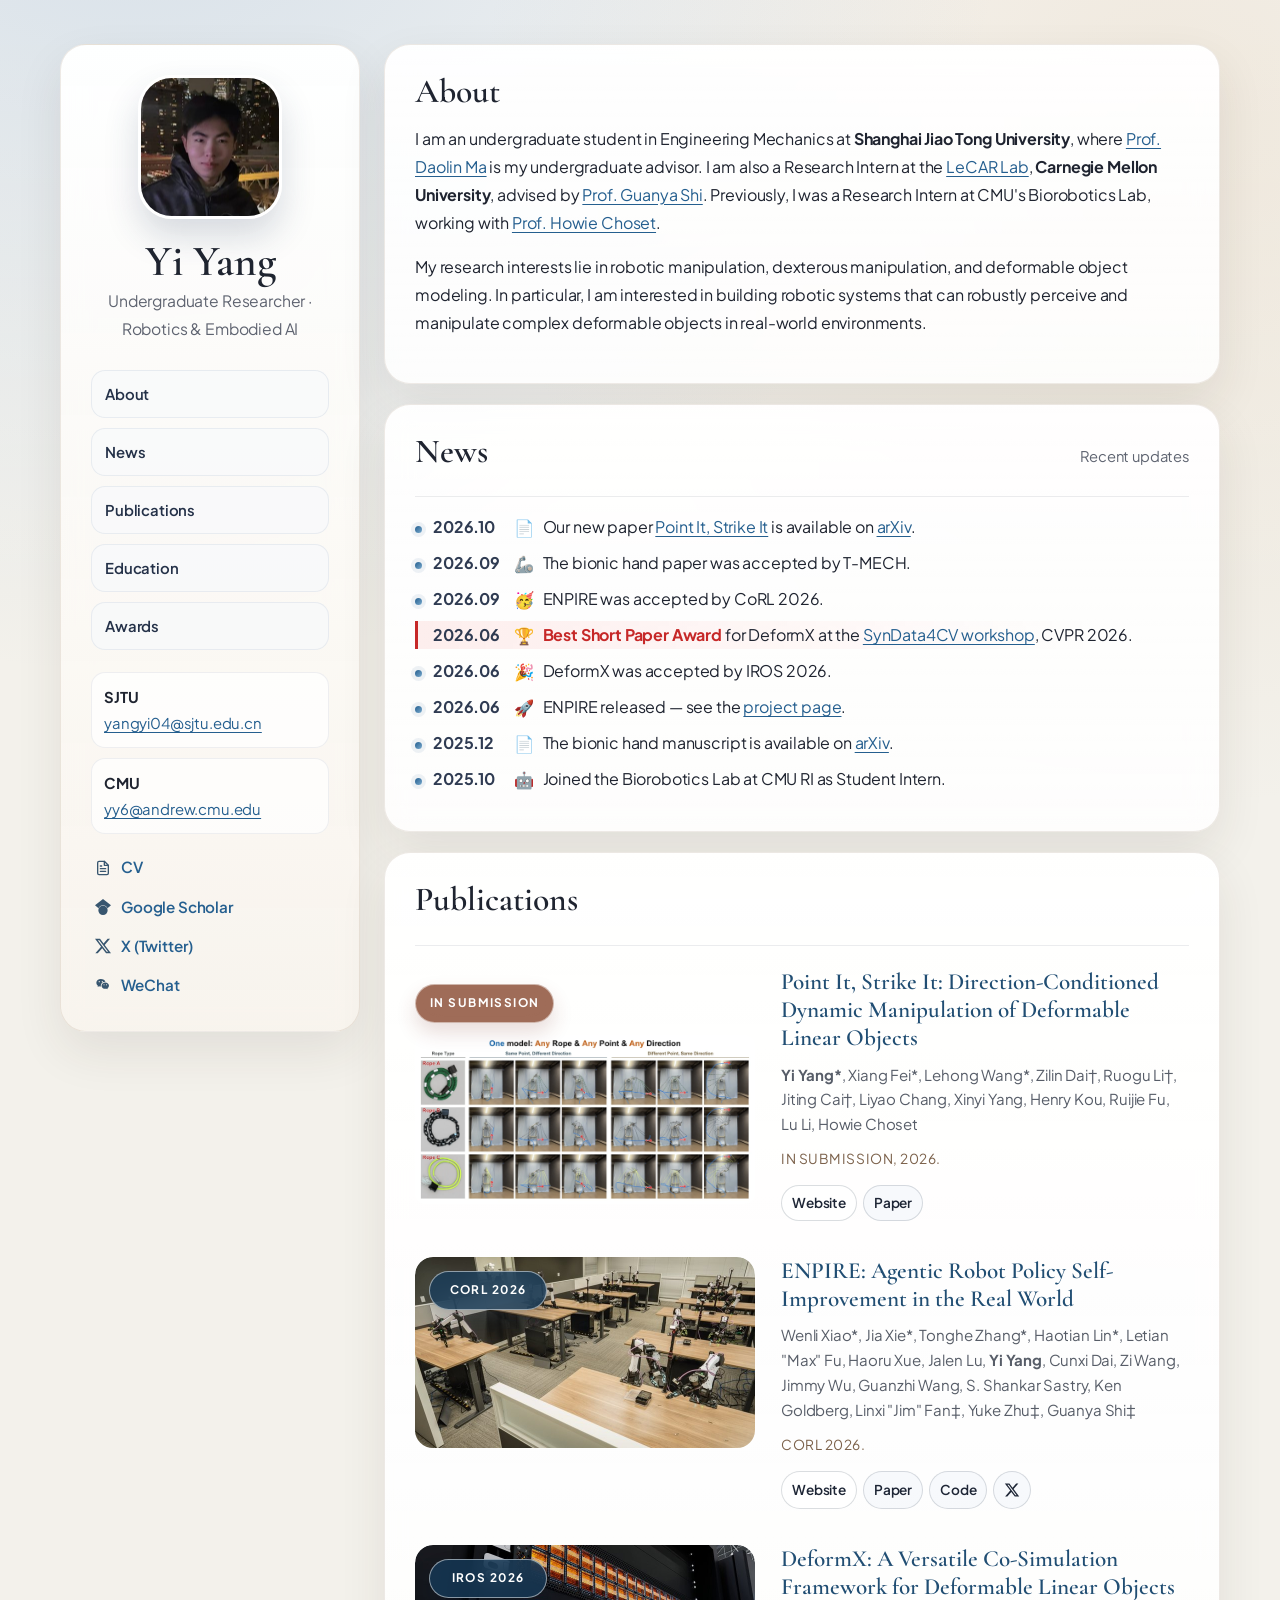
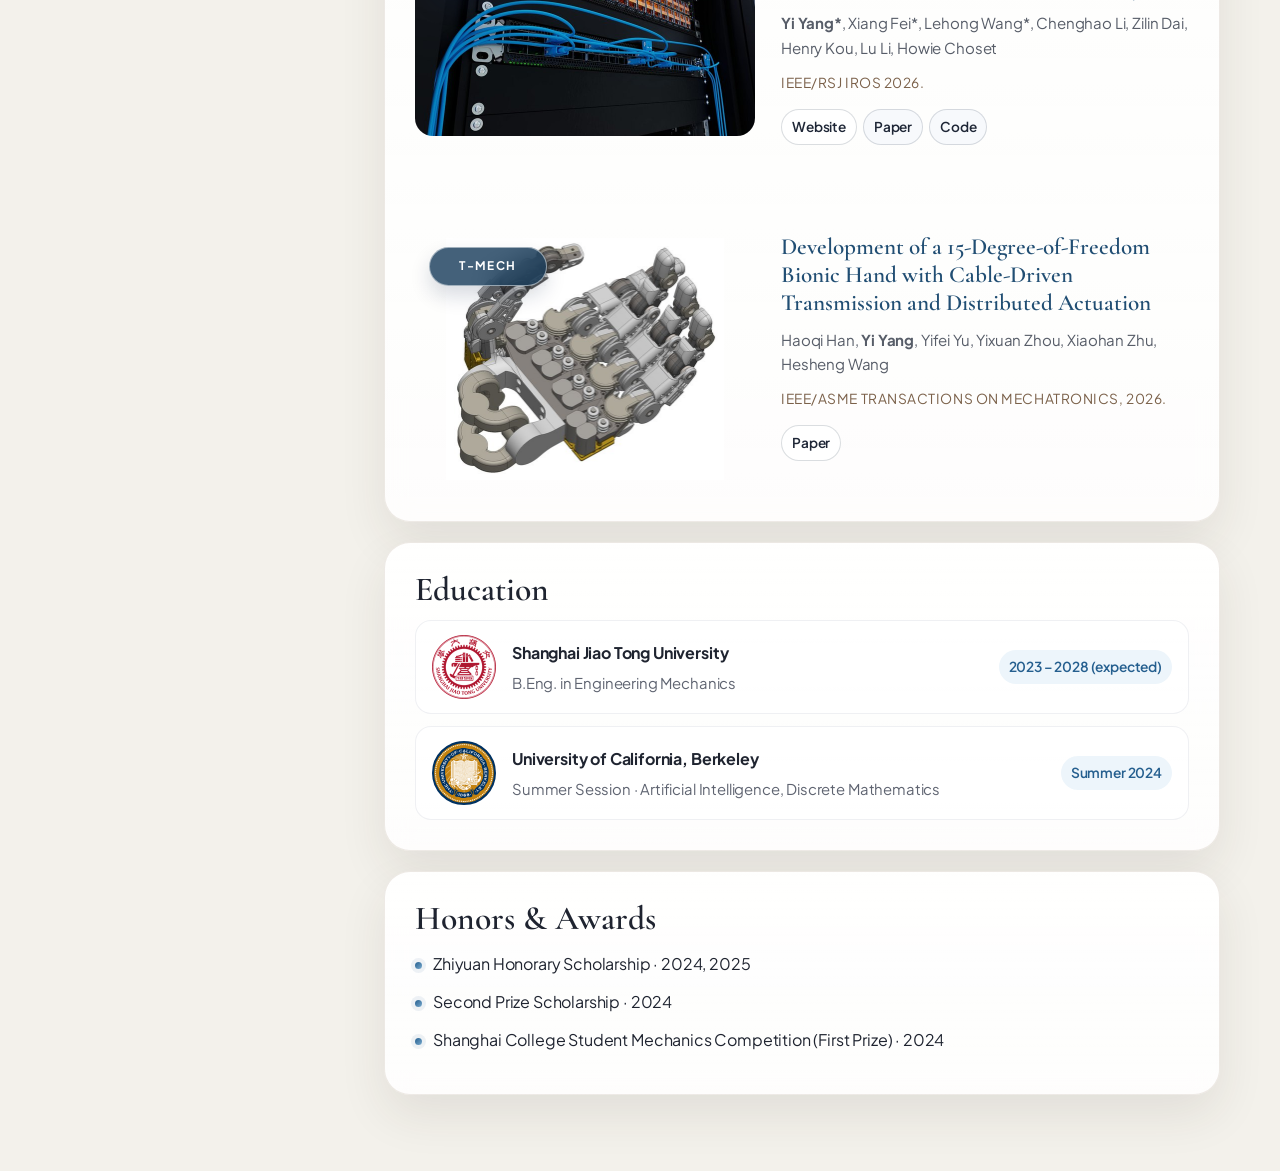
<file: index.html>
<!DOCTYPE html>
<html lang="en">
<head>
  <meta charset="UTF-8" />
  <meta name="viewport" content="width=device-width, initial-scale=1.0" />
  <title>Yi Yang | Academic Homepage</title>
  <meta name="description" content="Yi Yang is an undergraduate researcher at Shanghai Jiao Tong University and a Research Intern at the LeCAR Lab, Carnegie Mellon University, advised by Prof. Guanya Shi. Research in robotics and embodied AI." />
  <link rel="canonical" href="https://yiyang-23.github.io/" />
  <meta property="og:type" content="website" />
  <meta property="og:site_name" content="Yi Yang" />
  <meta property="og:title" content="Yi Yang | Academic Homepage" />
  <meta property="og:description" content="Yi Yang is an undergraduate researcher at Shanghai Jiao Tong University and a Research Intern at the LeCAR Lab, Carnegie Mellon University, advised by Prof. Guanya Shi. Research in robotics and embodied AI." />
  <meta property="og:url" content="https://yiyang-23.github.io/" />
  <meta property="og:image" content="https://yiyang-23.github.io/assets/images/og-card.jpg" />
  <meta property="og:image:width" content="1200" />
  <meta property="og:image:height" content="630" />
  <meta property="og:image:alt" content="Yi Yang - Undergraduate Researcher, Robotics &amp; Embodied AI" />
  <meta name="twitter:card" content="summary_large_image" />
  <meta name="twitter:site" content="@_yiyang04" />
  <meta name="twitter:creator" content="@_yiyang04" />
  <link rel="icon" href="/favicon.ico" sizes="any" />
  <link rel="icon" type="image/png" sizes="32x32" href="assets/images/favicon-32.png" />
  <link rel="apple-touch-icon" href="assets/images/apple-touch-icon.png" />
  <link rel="preconnect" href="https://fonts.googleapis.com">
  <link rel="preconnect" href="https://fonts.gstatic.com" crossorigin>
  <link href="https://fonts.googleapis.com/css2?family=Cormorant+Garamond:wght@500;600;700&amp;family=Plus+Jakarta+Sans:wght@400;500;600;700;800&amp;display=swap" rel="stylesheet">
  <link rel="stylesheet" href="assets/css/styles.css" />
</head>
<body>
  <div class="page-shell">
    <aside class="sidebar card">
      <div class="sidebar-intro">
        <div class="avatar">
          <img class="avatar-image" src="assets/images/Profile_picture.jpg" alt="Yi Yang profile photo" width="276" height="407" decoding="async" />
        </div>
        <h1>Yi Yang</h1>
        <p class="role">Undergraduate Researcher · Robotics &amp; Embodied AI</p>
      </div>

      <nav class="quick-nav">
        <a href="#about">About</a>
        <a href="#news">News</a>
        <a href="#publications">Publications</a>
        <a href="#experience">Education</a>
        <a href="#awards">Awards</a>
      </nav>

      <div class="contact-block">
        <p><strong>SJTU</strong><br><a href="mailto:yangyi04@sjtu.edu.cn">yangyi04@sjtu.edu.cn</a></p>
        <p><strong>CMU</strong><br><a href="mailto:yy6@andrew.cmu.edu">yy6@andrew.cmu.edu</a></p>
      </div>

      <ul class="link-list">
        <li>
          <a href="assets/docs/CV_Yi%20YANG.pdf" target="_blank" rel="noopener noreferrer">
            <svg class="link-icon" viewBox="0 0 24 24" width="16" height="16" fill="none" stroke="currentColor" stroke-width="2" stroke-linecap="round" stroke-linejoin="round" aria-hidden="true" focusable="false">
              <path d="M14 2H6a2 2 0 0 0-2 2v16a2 2 0 0 0 2 2h12a2 2 0 0 0 2-2V8z"/>
              <path d="M14 2v6h6"/>
              <path d="M16 13H8M16 17H8M10 9H8"/>
            </svg>
            CV
          </a>
        </li>
        <li>
          <a href="https://scholar.google.com/citations?user=c5EzCCkAAAAJ&amp;hl=en" target="_blank" rel="noopener noreferrer">
            <svg class="link-icon" viewBox="0 0 24 24" width="16" height="16" fill="currentColor" aria-hidden="true" focusable="false">
              <path d="M5.242 13.769L0 9.5 12 0l12 9.5-5.242 4.269C17.548 11.249 14.978 9.5 12 9.5c-2.977 0-5.548 1.748-6.758 4.269zM12 10a7 7 0 1 0 0 14 7 7 0 0 0 0-14z"/>
            </svg>
            Google Scholar
          </a>
        </li>
        <li>
          <a href="https://x.com/_yiyang04" target="_blank" rel="noopener noreferrer">
            <svg class="link-icon" viewBox="0 0 24 24" width="16" height="16" fill="currentColor" aria-hidden="true" focusable="false">
              <path d="M18.901 1.153h3.68l-8.04 9.19L24 22.846h-7.406l-5.8-7.584-6.638 7.584H.474l8.6-9.83L0 1.153h7.594l5.243 6.932zM17.61 20.644h2.039L6.486 3.24H4.298z"/>
            </svg>
            X (Twitter)
          </a>
        </li>
        <li>
          <button type="button" id="wechat-open" aria-haspopup="dialog" aria-controls="wechat-modal">
            <svg class="link-icon" viewBox="0 0 24 24" width="16" height="16" fill="currentColor" aria-hidden="true" focusable="false">
              <path d="M8.69 3C4.99 3 2 5.56 2 8.73c0 1.79.96 3.4 2.47 4.45l-.62 1.89 2.2-1.11c.79.22 1.63.34 2.5.34h.35a5.06 5.06 0 0 1-.2-1.43c0-3.1 3.01-5.6 6.73-5.6h.31C15.24 4.73 12.27 3 8.69 3zm-2.3 3.1a.91.91 0 1 1 0 1.82.91.91 0 0 1 0-1.82zm4.6 0a.91.91 0 1 1 0 1.82.91.91 0 0 1 0-1.82zM15.43 8.3C12.3 8.3 9.8 10.43 9.8 13c0 2.58 2.5 4.71 5.63 4.71.64 0 1.26-.09 1.85-.25l1.9.96-.53-1.64A4.52 4.52 0 0 0 21 13c0-2.57-2.5-4.7-5.57-4.7zm-1.89 2.6a.8.8 0 1 1 0 1.6.8.8 0 0 1 0-1.6zm3.8 0a.8.8 0 1 1 0 1.6.8.8 0 0 1 0-1.6z"/>
            </svg>
            WeChat
          </button>
        </li>
      </ul>
    </aside>

    <main class="content">
      <!-- Core profile summary -->
      <section id="about" class="card">
        <h2>About</h2>
        <p>
          I am an undergraduate student in Engineering Mechanics at <strong>Shanghai Jiao Tong University</strong>,
          where <a href="https://naoce.sjtu.edu.cn/teachers/10294.html" target="_blank" rel="noopener noreferrer">Prof. Daolin Ma</a>
          is my undergraduate advisor. I am also a Research Intern at the
          <a href="https://lecar-lab.github.io/" target="_blank" rel="noopener noreferrer">LeCAR Lab</a>,
          <strong>Carnegie Mellon University</strong>, advised by
          <a href="https://www.gshi.me/" target="_blank" rel="noopener noreferrer">Prof. Guanya Shi</a>.
          Previously, I was a Research Intern at CMU's Biorobotics Lab, working with
          <a href="https://www.cs.cmu.edu/~choset/" target="_blank" rel="noopener noreferrer">Prof. Howie Choset</a>.
        </p>
        <p>
          My research interests lie in robotic manipulation, dexterous manipulation, and deformable object modeling.
          In particular, I am interested in building robotic systems that can
          robustly perceive and manipulate complex deformable objects in real-world environments.
        </p>
      </section>

      <section id="news" class="card">
        <div class="section-head">
          <h2>News</h2>
          <span class="muted">Recent updates</span>
        </div>
        <ul class="timeline compact">
          <li><span>2026.10</span> <span class="news-emoji" aria-hidden="true">📄</span> Our new paper <a href="https://deformx.github.io/DeformY/" target="_blank" rel="noopener noreferrer">Point It, Strike It</a> is available on <a href="https://arxiv.org/abs/2610.09573" target="_blank" rel="noopener noreferrer">arXiv</a>.</li>
          <li><span>2026.09</span> <span class="news-emoji" aria-hidden="true">🦾</span> The bionic hand paper was accepted by T-MECH.</li>
          <li><span>2026.09</span> <span class="news-emoji" aria-hidden="true">🥳</span> ENPIRE was accepted by CoRL 2026.</li>
          <li class="news-award"><span>2026.06</span> <span class="news-emoji" aria-hidden="true">🏆</span> <strong class="news-award-title">Best Short Paper Award</strong> for DeformX at the <a href="https://syndata4cv.github.io/" target="_blank" rel="noopener noreferrer">SynData4CV workshop</a>, CVPR 2026.</li>
          <li><span>2026.06</span> <span class="news-emoji" aria-hidden="true">🎉</span> DeformX was accepted by IROS 2026.</li>
          <li><span>2026.06</span> <span class="news-emoji" aria-hidden="true">🚀</span> ENPIRE released &mdash; see the <a href="https://research.nvidia.com/labs/gear/enpire/" target="_blank" rel="noopener noreferrer">project page</a>.</li>
          <li><span>2025.12</span> <span class="news-emoji" aria-hidden="true">📄</span> The bionic hand manuscript is available on <a href="https://arxiv.org/abs/2512.04399" target="_blank" rel="noopener noreferrer">arXiv</a>.</li>
          <li><span>2025.10</span> <span class="news-emoji" aria-hidden="true">🤖</span> Joined the Biorobotics Lab at CMU RI as Student Intern.</li>
        </ul>
      </section>

      <!-- Research outputs -->
      <section id="publications" class="card">
        <div class="section-head">
          <h2>Publications</h2>
        </div>

        <div class="publication-list">
          <article class="publication-card">
            <div class="publication-media point-strike-media">
              <span class="pub-badge warm">In Submission</span>
              <a href="https://deformx.github.io/DeformY/" target="_blank" rel="noopener noreferrer" aria-label="Point It, Strike It project page">
                <img class="publication-image publication-image-point-strike" src="assets/images/point-it-strike-it.webp" alt="Point It, Strike It: real-robot strikes with three ropes at different target positions and arrival directions" width="1600" height="795" loading="lazy" decoding="async" />
              </a>
            </div>

            <div class="publication-body">
              <h3>
                <a href="https://deformx.github.io/DeformY/" target="_blank" rel="noopener noreferrer">
                  Point It, Strike It: Direction-Conditioned Dynamic Manipulation of Deformable Linear Objects
                </a>
              </h3>
              <p class="pub-authors">
                <strong>Yi Yang*</strong>, Xiang Fei*, Lehong Wang*, Zilin Dai&dagger;, Ruogu Li&dagger;,
                Jiting Cai&dagger;, Liyao Chang, Xinyi Yang, Henry Kou, Ruijie Fu, Lu Li, Howie Choset
              </p>
              <p class="pub-meta">In submission, 2026.</p>
              <div class="pub-links">
                <a class="pub-btn" href="https://deformx.github.io/DeformY/" target="_blank" rel="noopener noreferrer">Website</a>
                <a class="pub-btn ghost" href="https://arxiv.org/abs/2610.09573" target="_blank" rel="noopener noreferrer">Paper</a>
              </div>
            </div>
          </article>

          <article class="publication-card">
            <div class="publication-media enpire-media">
              <span class="pub-badge">CoRL 2026</span>
              <img class="publication-image publication-image-enpire" src="assets/images/enpire_cover.jpg" alt="ENPIRE robot farm" width="680" height="382" loading="lazy" decoding="async" />
            </div>

            <div class="publication-body">
              <h3>
                <a href="https://research.nvidia.com/labs/gear/enpire/" target="_blank" rel="noopener noreferrer">
                  ENPIRE: Agentic Robot Policy Self-Improvement in the Real World
                </a>
              </h3>
              <p class="pub-authors">
                Wenli Xiao*, Jia Xie*, Tonghe Zhang*, Haotian Lin*, Letian "Max" Fu, Haoru Xue, Jalen Lu,
                <strong>Yi Yang</strong>, Cunxi Dai, Zi Wang, Jimmy Wu, Guanzhi Wang, S. Shankar Sastry,
                Ken Goldberg, Linxi "Jim" Fan&Dagger;, Yuke Zhu&Dagger;, Guanya Shi&Dagger;
              </p>
              <p class="pub-meta">CoRL 2026.</p>
              <div class="pub-links">
                <a class="pub-btn" href="https://research.nvidia.com/labs/gear/enpire/" target="_blank" rel="noopener noreferrer">Website</a>
                <a class="pub-btn ghost" href="https://arxiv.org/abs/2606.19980" target="_blank" rel="noopener noreferrer">Paper</a>
                <a class="pub-btn ghost" href="https://github.com/NVlabs/ENPIRE" target="_blank" rel="noopener noreferrer">Code</a>
                <a class="pub-btn ghost" href="https://x.com/DrJimFan/status/2066921736369766762" target="_blank" rel="noopener noreferrer" aria-label="ENPIRE announcement on X">
                  <svg class="pub-icon" viewBox="0 0 24 24" width="16" height="16" fill="currentColor" aria-hidden="true" focusable="false">
                    <path d="M18.244 2.25h3.308l-7.227 8.26 8.502 11.24H16.17l-5.214-6.817L4.99 21.75H1.68l7.73-8.835L1.254 2.25H8.08l4.713 6.231zm-1.161 17.52h1.833L7.084 4.126H5.117z"/>
                  </svg>
                </a>
              </div>
            </div>
          </article>

          <article class="publication-card">
            <div class="publication-media deformx-media">
              <span class="pub-badge">IROS 2026</span>
              <img class="publication-image publication-image-deformx" src="assets/images/deformx_datacenter.jpg" alt="DeformX data center wire simulation" width="680" height="382" loading="lazy" decoding="async" />
            </div>

            <div class="publication-body">
              <h3>
                <a href="https://deformx.github.io/" target="_blank" rel="noopener noreferrer">
                  DeformX: A Versatile Co-Simulation Framework for Deformable Linear Objects
                </a>
              </h3>
              <p class="pub-authors">
                <strong>Yi Yang*</strong>, Xiang Fei*, Lehong Wang*, Chenghao Li, Zilin Dai, Henry Kou, Lu Li, Howie Choset
              </p>
              <p class="pub-meta">IEEE/RSJ IROS 2026.</p>
              <div class="pub-links">
                <a class="pub-btn" href="https://deformx.github.io/" target="_blank" rel="noopener noreferrer">Website</a>
                <a class="pub-btn ghost" href="https://arxiv.org/abs/2606.22116" target="_blank" rel="noopener noreferrer">Paper</a>
                <a class="pub-btn ghost" href="https://github.com/DeformX/DeformX" target="_blank" rel="noopener noreferrer">Code</a>
              </div>
            </div>
          </article>

          <article class="publication-card">
            <div class="publication-media hand-media">
              <span class="pub-badge">T-MECH</span>
              <img class="publication-image publication-image-hand" src="assets/images/Hand.jpg" alt="Bionic hand project figure" width="558" height="484" loading="lazy" decoding="async" />
            </div>

            <div class="publication-body">
              <h3>
                <a href="https://arxiv.org/abs/2512.04399" target="_blank" rel="noopener noreferrer">
                  Development of a 15-Degree-of-Freedom Bionic Hand with Cable-Driven Transmission and Distributed Actuation
                </a>
              </h3>
              <p class="pub-authors">Haoqi Han, <strong>Yi Yang</strong>, Yifei Yu, Yixuan Zhou, Xiaohan Zhu, Hesheng Wang</p>
              <p class="pub-meta">IEEE/ASME Transactions on Mechatronics, 2026.</p>
              <div class="pub-links">
                <a class="pub-btn" href="https://arxiv.org/abs/2512.04399" target="_blank" rel="noopener noreferrer">Paper</a>
              </div>
            </div>
          </article>
        </div>
      </section>

      <!-- Background and experience -->
      <section id="experience" class="card">
        <h2>Education</h2>
        <ul class="edu-list">
          <li class="edu-item">
            <div class="edu-logo">
              <img src="assets/images/logo_sjtu.png" alt="Shanghai Jiao Tong University logo" width="64" height="64" loading="lazy" decoding="async" />
            </div>
            <div class="edu-body">
              <p class="edu-org">Shanghai Jiao Tong University</p>
              <p class="edu-role">B.Eng. in Engineering Mechanics</p>
            </div>
            <span class="edu-date">2023 – 2028 (expected)</span>
          </li>
          <li class="edu-item">
            <div class="edu-logo">
              <img src="assets/images/logo_berkeley.svg" alt="UC Berkeley seal" width="64" height="64" loading="lazy" decoding="async" />
            </div>
            <div class="edu-body">
              <p class="edu-org">University of California, Berkeley</p>
              <p class="edu-role">Summer Session · Artificial Intelligence, Discrete Mathematics</p>
            </div>
            <span class="edu-date">Summer 2024</span>
          </li>
        </ul>
      </section>

      <!-- Recognition -->
      <section id="awards" class="card">
        <h2>Honors &amp; Awards</h2>
        <ul class="award-grid">
          <li>Zhiyuan Honorary Scholarship · 2024, 2025</li>
          <li>Second Prize Scholarship · 2024</li>
          <li>Shanghai College Student Mechanics Competition (First Prize) · 2024</li>
        </ul>
      </section>
    </main>
  </div>
  <div class="visitor-map" id="visitor-map" hidden>
    <div class="visitor-map-widget" aria-label="Visitor map">
      <script id="_wau905">
        var _wau = _wau || [];
        _wau.push(["map", "05804qh94g", "905", "250", "125", "neosat", "star-blue"]);
      </script>
      <script async src="https://waust.at/m.js"></script>
    </div>
  </div>
  <script>
    // Show the visitor map only once the third-party widget actually renders
    // (it is blocked by many ad blockers / networks, which would leave an empty box).
    (function () {
      var wrap = document.getElementById('visitor-map');
      var widget = wrap && wrap.querySelector('.visitor-map-widget');
      if (!wrap || !widget || !('MutationObserver' in window)) return;
      function reveal() { wrap.hidden = false; }
      if (widget.querySelector('img')) { reveal(); return; }
      var mo = new MutationObserver(function () {
        if (widget.querySelector('img')) { reveal(); mo.disconnect(); }
      });
      mo.observe(widget, { childList: true, subtree: true });
    })();
  </script>

  <div id="wechat-modal" class="wechat-modal" role="dialog" aria-modal="true" aria-labelledby="wechat-modal-title" hidden>
    <div class="wechat-modal-card">
      <button class="wechat-modal-close" type="button" id="wechat-close" aria-label="Close">&times;</button>
      <img src="assets/images/wechat-qr.jpg" alt="WeChat QR code for Yi Yang" width="888" height="1197" loading="lazy" decoding="async" />
      <p id="wechat-modal-title">Scan to add me on WeChat</p>
    </div>
  </div>
  <script>
    (function () {
      var modal = document.getElementById('wechat-modal');
      var openBtn = document.getElementById('wechat-open');
      var closeBtn = document.getElementById('wechat-close');
      if (!modal || !openBtn) return;
      function open() { modal.hidden = false; document.body.classList.add('modal-open'); closeBtn.focus(); }
      function close() { modal.hidden = true; document.body.classList.remove('modal-open'); openBtn.focus(); }
      openBtn.addEventListener('click', open);
      closeBtn.addEventListener('click', close);
      modal.addEventListener('click', function (e) { if (e.target === modal) close(); });
      document.addEventListener('keydown', function (e) { if (e.key === 'Escape' && !modal.hidden) close(); });
    })();
  </script>
</body>
</html>
</file>
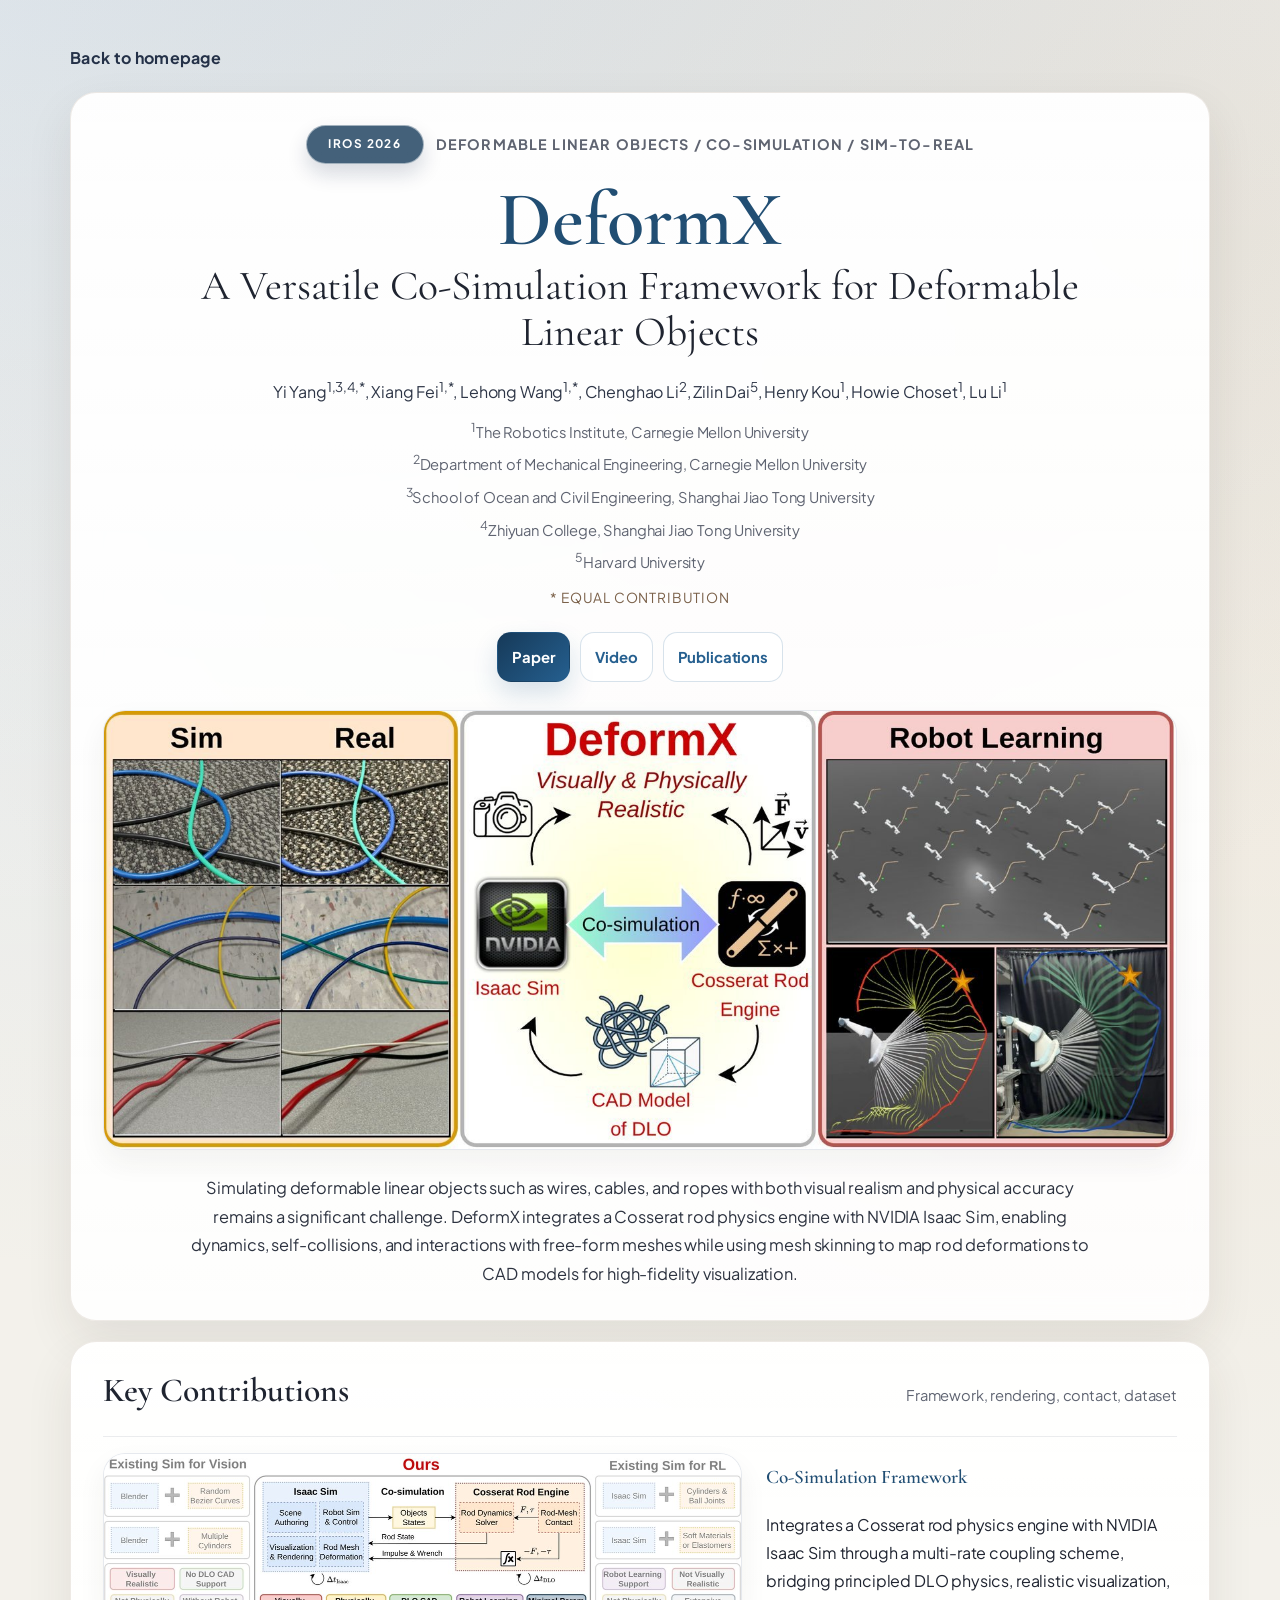
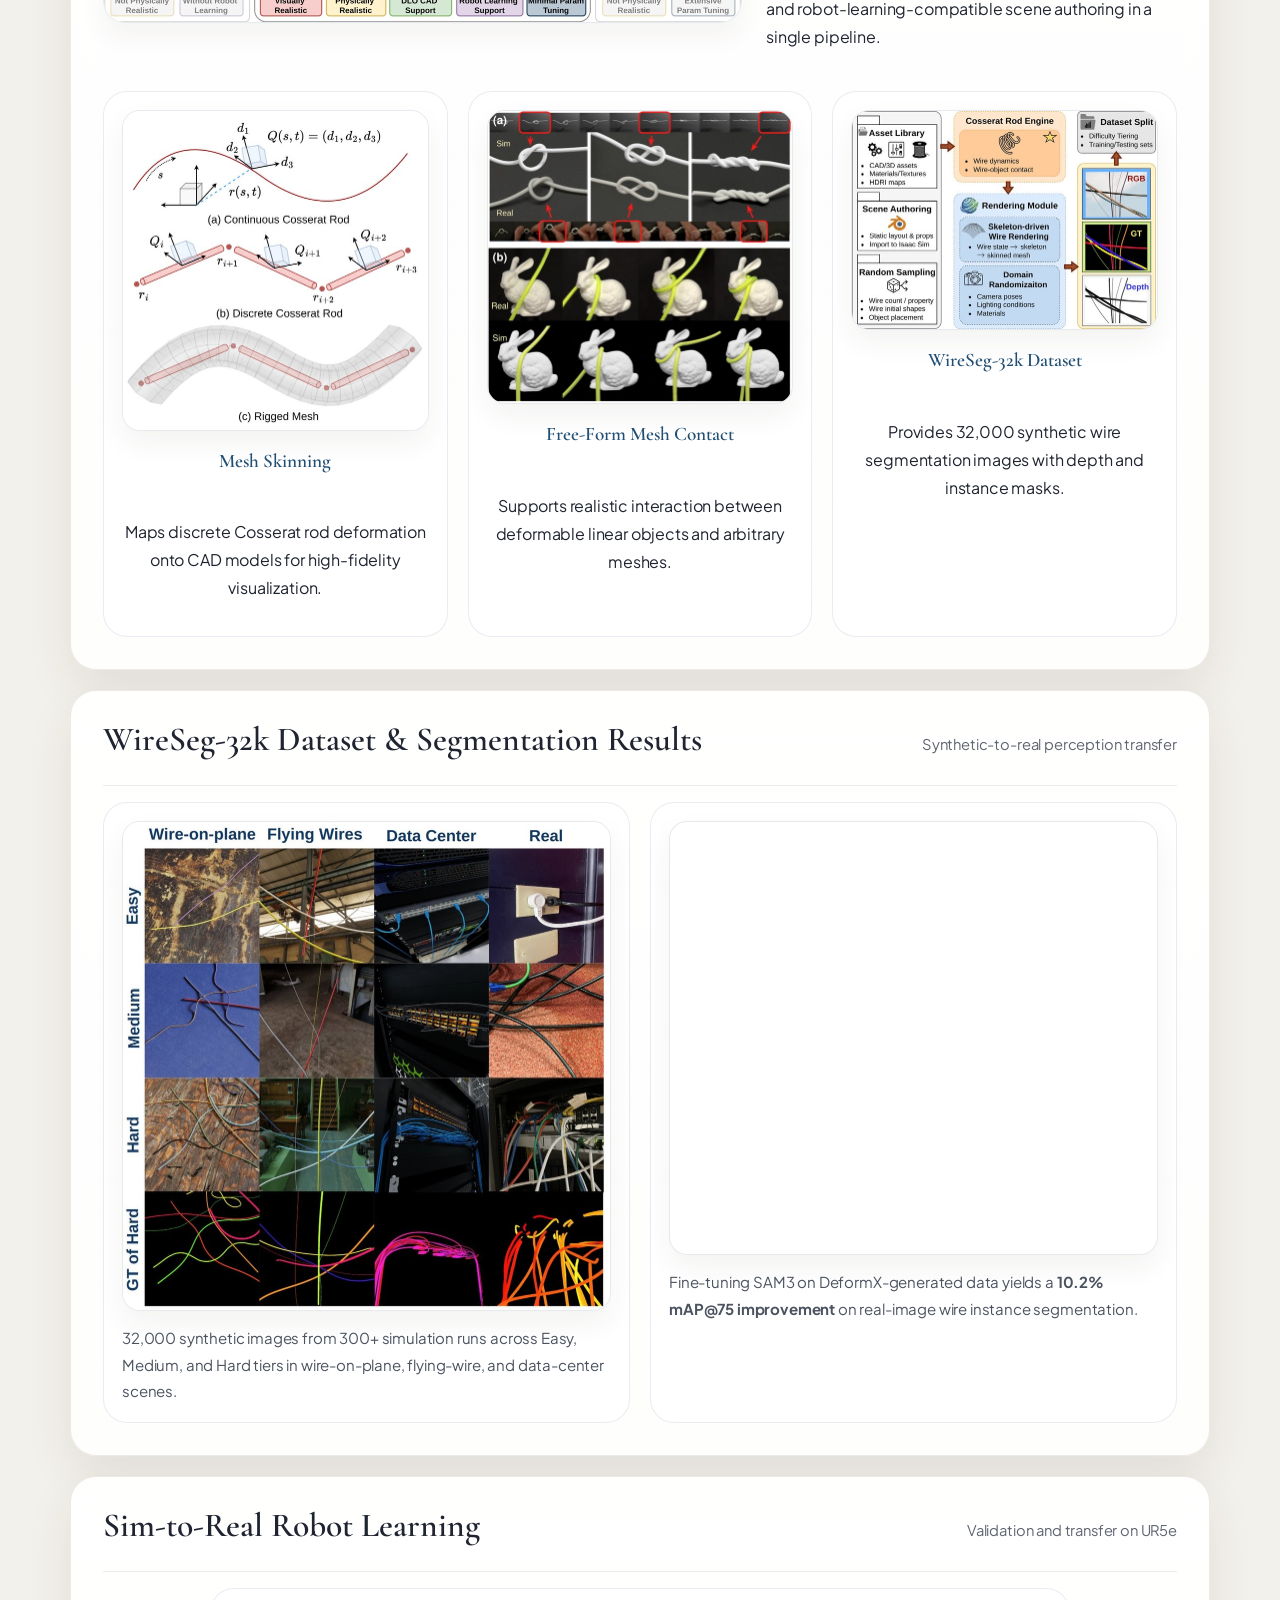
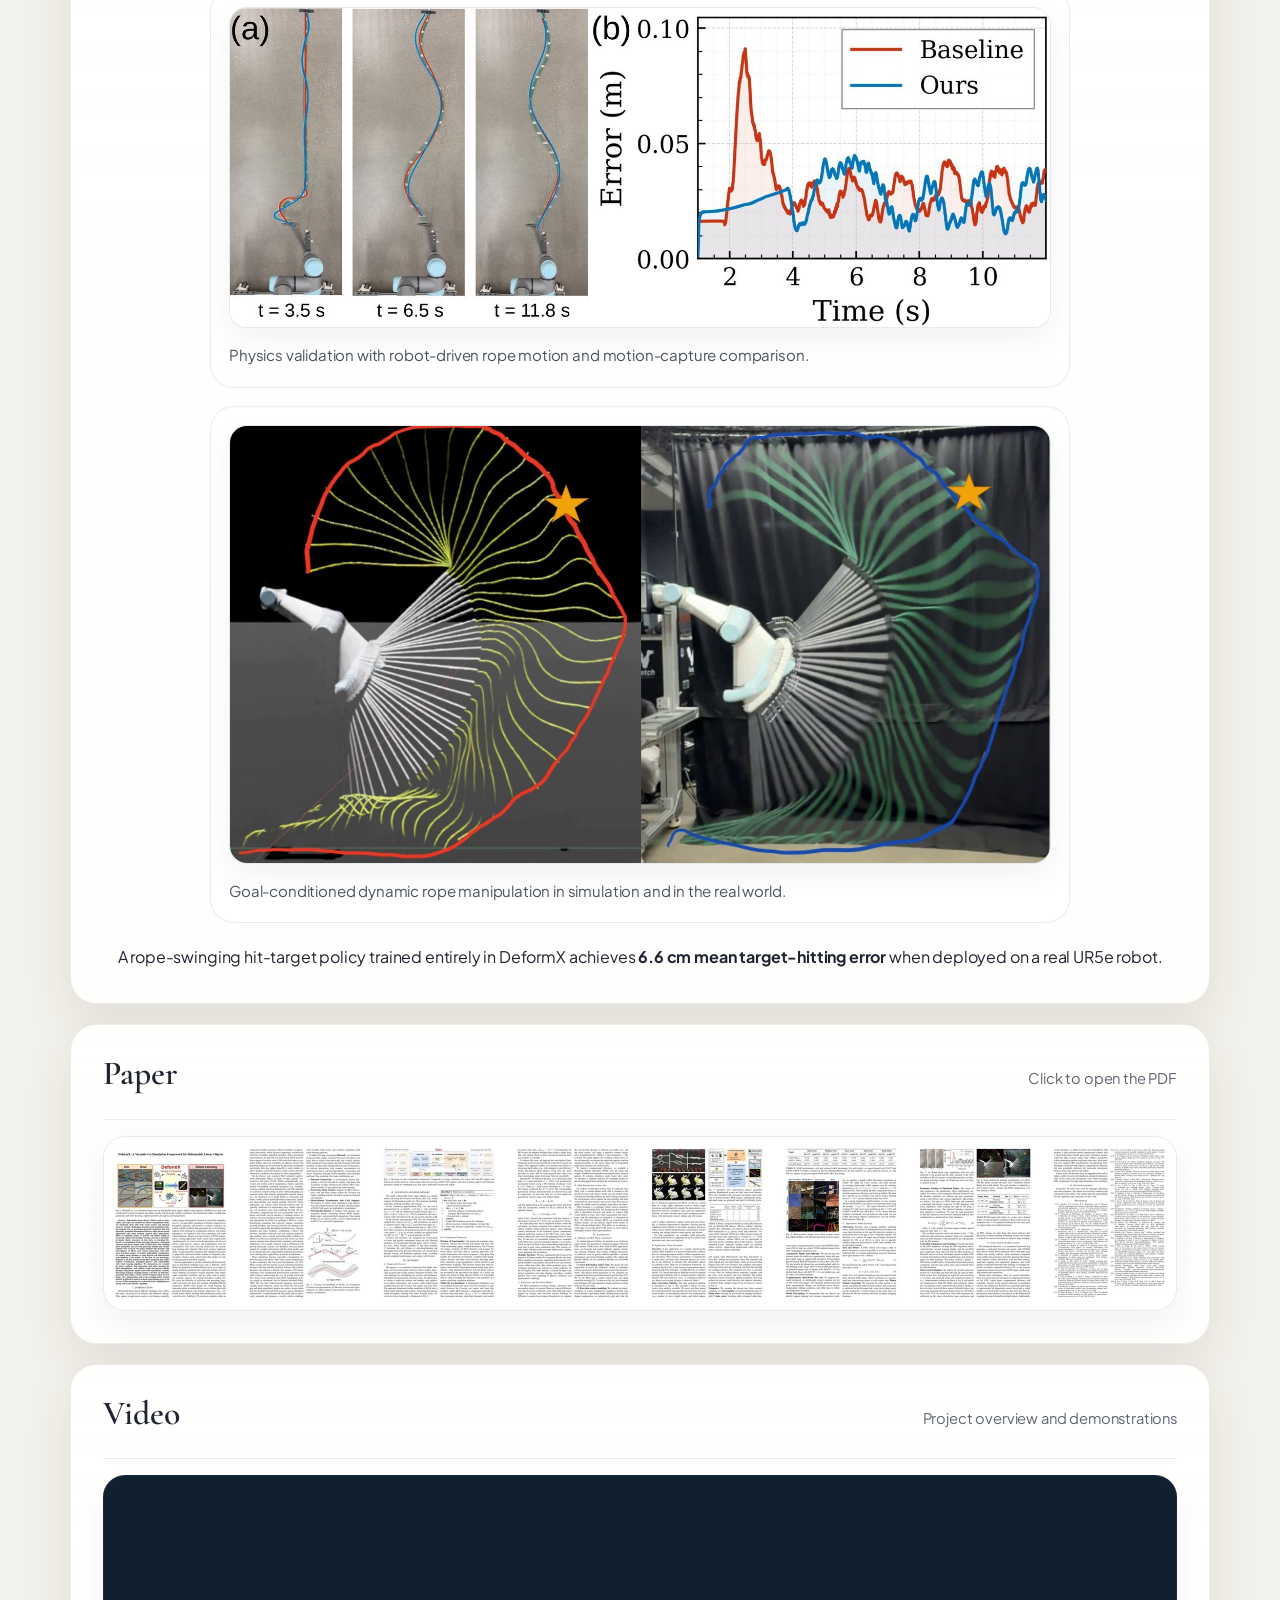
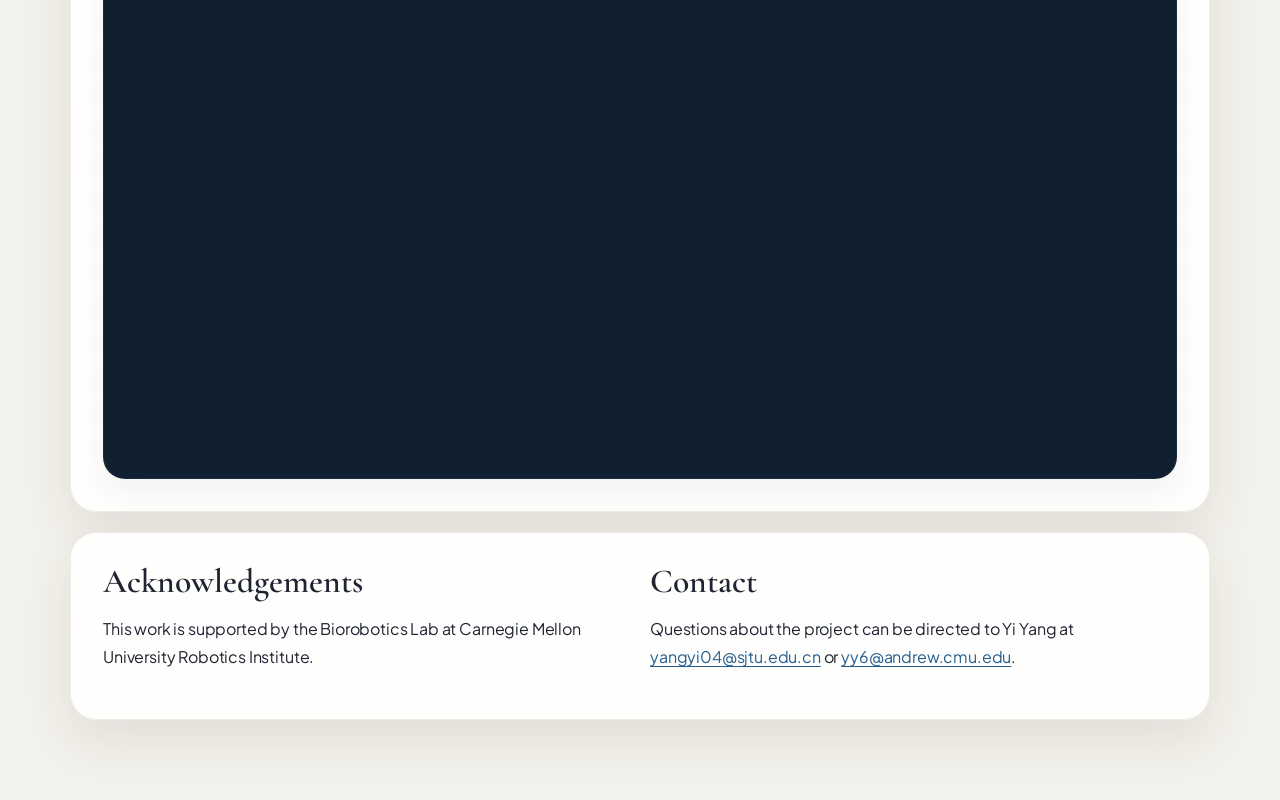
<file: deformx.html>
<!DOCTYPE html>
<html lang="en">
<head>
  <meta charset="UTF-8" />
  <meta name="viewport" content="width=device-width, initial-scale=1.0" />
  <title>DeformX | Yi Yang</title>
  <meta name="description" content="DeformX integrates a Cosserat rod physics engine with NVIDIA Isaac Sim to simulate wires, cables, and ropes with dynamics, self-collisions, and mesh interaction, using mesh skinning for high-fidelity visualization." />
  <link rel="canonical" href="https://yiyang-23.github.io/deformx.html" />
  <meta property="og:type" content="article" />
  <meta property="og:site_name" content="Yi Yang" />
  <meta property="og:title" content="DeformX: A Versatile Co-Simulation Framework for Deformable Linear Objects" />
  <meta property="og:description" content="DeformX integrates a Cosserat rod physics engine with NVIDIA Isaac Sim to simulate wires, cables, and ropes with dynamics, self-collisions, and mesh interaction, using mesh skinning for high-fidelity visualization." />
  <meta property="og:url" content="https://yiyang-23.github.io/deformx.html" />
  <meta property="og:image" content="https://yiyang-23.github.io/assets/images/deformx_cover.jpg" />
  <meta property="og:image:width" content="1600" />
  <meta property="og:image:height" content="654" />
  <meta property="og:image:alt" content="DeformX cover figure" />
  <meta name="twitter:card" content="summary_large_image" />
  <meta name="twitter:site" content="@_yiyang04" />
  <meta name="twitter:creator" content="@_yiyang04" />
  <link rel="icon" href="/favicon.ico" sizes="any" />
  <link rel="icon" type="image/png" sizes="32x32" href="assets/images/favicon-32.png" />
  <link rel="apple-touch-icon" href="assets/images/apple-touch-icon.png" />
  <link rel="preconnect" href="https://fonts.googleapis.com">
  <link rel="preconnect" href="https://fonts.gstatic.com" crossorigin>
  <link href="https://fonts.googleapis.com/css2?family=Cormorant+Garamond:wght@500;600;700&amp;family=Plus+Jakarta+Sans:wght@400;500;600;700;800&amp;display=swap" rel="stylesheet">
  <link rel="stylesheet" href="assets/css/styles.css" />
</head>
<body class="project-page-body">
  <main class="project-shell">
    <a class="project-back-link" href="index.html#publications">Back to homepage</a>

    <section class="card project-hero">
      <div class="project-status-row">
        <span class="pub-badge project-status-badge">IROS 2026</span>
        <span class="project-kicker">Deformable Linear Objects / Co-Simulation / Sim-to-Real</span>
      </div>

      <h1>DeformX</h1>
      <p class="project-subtitle">A Versatile Co-Simulation Framework for Deformable Linear Objects</p>

      <p class="project-authors">
        Yi Yang<sup>1,3,4,*</sup>, Xiang Fei<sup>1,*</sup>, Lehong Wang<sup>1,*</sup>, Chenghao Li<sup>2</sup>,
        Zilin Dai<sup>5</sup>, Henry Kou<sup>1</sup>, Howie Choset<sup>1</sup>, Lu Li<sup>1</sup>
      </p>

      <div class="project-affiliations">
        <p><sup>1</sup>The Robotics Institute, Carnegie Mellon University</p>
        <p><sup>2</sup>Department of Mechanical Engineering, Carnegie Mellon University</p>
        <p><sup>3</sup>School of Ocean and Civil Engineering, Shanghai Jiao Tong University</p>
        <p><sup>4</sup>Zhiyuan College, Shanghai Jiao Tong University</p>
        <p><sup>5</sup>Harvard University</p>
      </div>

      <p class="project-note">* Equal contribution</p>

      <div class="project-actions">
        <a class="btn" href="assets/docs/DeformX.pdf" target="_blank" rel="noopener noreferrer">Paper</a>
        <a class="btn ghost" href="https://www.youtube.com/watch?v=CQvS8lQYSS8" target="_blank" rel="noopener noreferrer">Video</a>
        <a class="btn ghost" href="index.html#publications">Publications</a>
      </div>

      <figure class="project-cover">
        <img src="assets/images/deformx_cover.jpg" alt="DeformX framework overview" width="1600" height="654" decoding="async" />
      </figure>

      <p class="project-lead">
        Simulating deformable linear objects such as wires, cables, and ropes with both visual realism and
        physical accuracy remains a significant challenge. DeformX integrates a Cosserat rod physics engine
        with NVIDIA Isaac Sim, enabling dynamics, self-collisions, and interactions with free-form meshes
        while using mesh skinning to map rod deformations to CAD models for high-fidelity visualization.
      </p>
    </section>

    <section class="card project-section">
      <div class="section-head">
        <h2>Key Contributions</h2>
        <span class="muted">Framework, rendering, contact, dataset</span>
      </div>

      <div class="project-feature">
        <figure class="project-feature-media">
          <img src="assets/images/deformx_system.jpg" alt="DeformX co-simulation framework diagram" width="1274" height="335" loading="lazy" decoding="async" />
        </figure>
        <div class="project-feature-copy">
          <h3>Co-Simulation Framework</h3>
          <p>
            Integrates a Cosserat rod physics engine with NVIDIA Isaac Sim through a multi-rate coupling
            scheme, bridging principled DLO physics, realistic visualization, and robot-learning-compatible
            scene authoring in a single pipeline.
          </p>
        </div>
      </div>

      <div class="project-grid project-grid-three">
        <article class="project-mini-card">
          <figure class="project-mini-media">
            <img src="assets/images/deformx_figure2.jpg" alt="Mesh skinning visualization for DeformX" width="610" height="639" loading="lazy" decoding="async" />
          </figure>
          <h3>Mesh Skinning</h3>
          <p>Maps discrete Cosserat rod deformation onto CAD models for high-fidelity visualization.</p>
        </article>

        <article class="project-mini-card">
          <figure class="project-mini-media">
            <img src="assets/images/deformx_contact.jpg" alt="Free-form mesh contact in DeformX" width="610" height="586" loading="lazy" decoding="async" />
          </figure>
          <h3>Free-Form Mesh Contact</h3>
          <p>Supports realistic interaction between deformable linear objects and arbitrary meshes.</p>
        </article>

        <article class="project-mini-card">
          <figure class="project-mini-media">
            <img src="assets/images/deformx_pipeline.jpg" alt="WireSeg-32k dataset generation pipeline" width="610" height="437" loading="lazy" decoding="async" />
          </figure>
          <h3>WireSeg-32k Dataset</h3>
          <p>Provides 32,000 synthetic wire segmentation images with depth and instance masks.</p>
        </article>
      </div>
    </section>

    <section class="card project-section">
      <div class="section-head">
        <h2>WireSeg-32k Dataset &amp; Segmentation Results</h2>
        <span class="muted">Synthetic-to-real perception transfer</span>
      </div>

      <div class="project-grid project-grid-two">
        <article class="project-panel">
          <figure class="project-panel-media">
            <img src="assets/images/deformx_dataset.jpg" alt="WireSeg-32k synthetic dataset examples" width="974" height="977" loading="lazy" decoding="async" />
          </figure>
          <p class="project-caption">
            32,000 synthetic images from 300+ simulation runs across Easy, Medium, and Hard tiers in
            wire-on-plane, flying-wire, and data-center scenes.
          </p>
        </article>

        <article class="project-panel">
          <figure class="project-panel-media">
            <img src="assets/images/deformx_segmentation.jpg" alt="Segmentation results from DeformX-generated training data" width="974" height="700" loading="lazy" decoding="async" />
          </figure>
          <p class="project-caption">
            Fine-tuning SAM3 on DeformX-generated data yields a <strong>10.2% mAP@75 improvement</strong>
            on real-image wire instance segmentation.
          </p>
        </article>
      </div>
    </section>

    <section class="card project-section">
      <div class="section-head">
        <h2>Sim-to-Real Robot Learning</h2>
        <span class="muted">Validation and transfer on UR5e</span>
      </div>

      <div class="project-stack">
        <article class="project-panel project-panel-narrow">
          <figure class="project-panel-media">
            <img src="assets/images/deformx_sin_motion.jpg" alt="Physics validation with robot-driven rope motion" width="1600" height="623" loading="lazy" decoding="async" />
          </figure>
          <p class="project-caption">Physics validation with robot-driven rope motion and motion-capture comparison.</p>
        </article>

        <article class="project-panel project-panel-narrow">
          <figure class="project-panel-media">
            <img src="assets/images/deformx_demo3.jpg" alt="Goal-conditioned rope manipulation in simulation and on hardware" width="1600" height="853" loading="lazy" decoding="async" />
          </figure>
          <p class="project-caption">Goal-conditioned dynamic rope manipulation in simulation and in the real world.</p>
        </article>
      </div>

      <p class="project-summary">
        A rope-swinging hit-target policy trained entirely in DeformX achieves
        <strong>6.6 cm mean target-hitting error</strong> when deployed on a real UR5e robot.
      </p>
    </section>

    <section class="card project-section">
      <div class="section-head">
        <h2>Paper</h2>
        <span class="muted">Click to open the PDF</span>
      </div>

      <a class="project-paper-preview" href="assets/docs/DeformX.pdf" target="_blank" rel="noopener noreferrer">
        <img src="assets/images/deformx_paper_stitched.jpg" alt="Preview of the DeformX paper" width="2144" height="346" loading="lazy" decoding="async" />
      </a>
    </section>

    <section class="card project-section">
      <div class="section-head">
        <h2>Video</h2>
        <span class="muted">Project overview and demonstrations</span>
      </div>

      <div class="project-video-frame">
        <iframe
          src="https://www.youtube.com/embed/CQvS8lQYSS8"
          title="DeformX video"
          allow="accelerometer; autoplay; clipboard-write; encrypted-media; gyroscope; picture-in-picture"
          allowfullscreen></iframe>
      </div>
    </section>

    <section class="card project-section project-footer-card">
      <div class="project-grid project-grid-two">
        <div>
          <h2>Acknowledgements</h2>
          <p>This work is supported by the Biorobotics Lab at Carnegie Mellon University Robotics Institute.</p>
        </div>
        <div>
          <h2>Contact</h2>
          <p>
            Questions about the project can be directed to Yi Yang at
            <a href="mailto:yangyi04@sjtu.edu.cn">yangyi04@sjtu.edu.cn</a>
            or
            <a href="mailto:yy6@andrew.cmu.edu">yy6@andrew.cmu.edu</a>.
          </p>
        </div>
      </div>
    </section>
  </main>
</body>
</html>
</file>
<file: assets/css/styles.css>
:root {
  --bg: #f3f1eb;
  --panel: rgba(255, 255, 255, 0.88);
  --panel-strong: #ffffff;
  --line: rgba(135, 108, 78, 0.14);
  --line-strong: rgba(78, 99, 133, 0.18);
  --text: #1f2430;
  --muted: #5f6471;
  --accent: #255f8f;
  --accent-soft: #edf5fb;
  --accent-deep: #163a59;
  --warm: #9c5b44;
  --shadow: 0 20px 48px rgba(50, 43, 31, 0.09);
  --shadow-soft: 0 12px 28px rgba(50, 43, 31, 0.06);
}

* {
  box-sizing: border-box;
}

/* width/height attributes on <img> are intrinsic-size hints for aspect-ratio
   (they stop layout shift while images load); this keeps CSS in charge of the
   rendered box. Any class rule that sets an explicit height still wins. */
img {
  height: auto;
}

html,
body {
  margin: 0;
  padding: 0;
}

html {
  scroll-behavior: smooth;
}

body {
  font-family: "Plus Jakarta Sans", -apple-system, BlinkMacSystemFont, "Segoe UI", sans-serif;
  color: var(--text);
  line-height: 1.75;
  background:
    radial-gradient(circle at 10% -8%, rgba(108, 151, 197, 0.26), transparent 28%),
    radial-gradient(circle at 92% 4%, rgba(205, 174, 132, 0.2), transparent 24%),
    linear-gradient(180deg, rgba(255, 255, 255, 0.46) 0%, rgba(255, 255, 255, 0) 22%),
    var(--bg);
  letter-spacing: -0.01em;
}

h1,
h2,
h3 {
  font-family: "Cormorant Garamond", Georgia, serif;
  font-weight: 600;
  letter-spacing: 0;
}

a {
  color: var(--accent);
  text-underline-offset: 0.18em;
}

.page-shell {
  max-width: 1200px;
  margin: 0 auto;
  padding: 44px 20px 76px;
  display: grid;
  gap: 24px;
  grid-template-columns: 300px minmax(0, 1fr);
  align-items: start;
}

.card {
  background: var(--panel);
  border: 1px solid var(--line);
  border-radius: 26px;
  box-shadow: var(--shadow);
  backdrop-filter: blur(14px);
}

.sidebar {
  position: sticky;
  top: 20px;
  padding: 30px;
  background:
    linear-gradient(180deg, rgba(255, 255, 255, 0.97) 0%, rgba(248, 244, 237, 0.92) 100%);
}

.sidebar-intro {
  text-align: center;
}

.avatar {
  width: 144px;
  height: 144px;
  margin: 0 auto;
  border-radius: 34px;
  overflow: hidden;
  border: 3px solid rgba(255, 255, 255, 0.95);
  box-shadow: 0 18px 34px rgba(43, 59, 92, 0.18);
}

.avatar-image {
  width: 100%;
  height: 100%;
  display: block;
  object-fit: cover;
}

h1 {
  margin: 20px 0 4px;
  font-size: 2.7rem;
  line-height: 1.02;
}

.role {
  margin: 0;
  color: var(--muted);
  font-size: 0.98rem;
  max-width: 240px;
  margin-left: auto;
  margin-right: auto;
}

.location {
  margin: 10px auto 0;
  display: inline-flex;
  align-items: center;
  gap: 6px;
  color: var(--muted);
  font-size: 0.9rem;
  font-weight: 500;
}

.location-icon {
  display: block;
  flex: none;
  color: var(--accent);
}

.quick-nav {
  margin: 28px 0 22px;
  display: grid;
  gap: 10px;
}

.quick-nav a {
  color: #243148;
  text-decoration: none;
  background: rgba(248, 249, 251, 0.84);
  border: 1px solid rgba(105, 129, 160, 0.12);
  border-radius: 14px;
  padding: 10px 13px;
  font-size: 0.93rem;
  font-weight: 600;
  transition: background 0.2s ease, border-color 0.2s ease, transform 0.2s ease, box-shadow 0.2s ease;
}

.quick-nav a:hover {
  border-color: rgba(51, 98, 143, 0.22);
  background: rgba(237, 245, 251, 0.95);
  transform: translateX(3px);
  box-shadow: var(--shadow-soft);
}

.contact-block {
  display: grid;
  gap: 10px;
}

.contact-block p {
  margin: 0;
  padding: 11px 12px;
  font-size: 0.93rem;
  border-radius: 14px;
  background: rgba(255, 255, 255, 0.7);
  border: 1px solid rgba(124, 133, 152, 0.12);
}

.button-row {
  margin-top: 16px;
  display: grid;
  gap: 10px;
}

.btn {
  display: inline-block;
  text-align: center;
  text-decoration: none;
  font-size: 0.93rem;
  font-weight: 700;
  border-radius: 14px;
  padding: 11px 14px;
  border: 1px solid transparent;
  background: linear-gradient(135deg, var(--accent-deep) 0%, var(--accent) 100%);
  color: #fff;
  box-shadow: 0 12px 24px rgba(37, 95, 143, 0.18);
  transition: transform 0.2s ease, box-shadow 0.2s ease, opacity 0.2s ease;
}

.btn:hover {
  transform: translateY(-1px);
  box-shadow: 0 16px 28px rgba(37, 95, 143, 0.22);
}

.btn.ghost {
  background: rgba(255, 255, 255, 0.82);
  color: var(--accent);
  border-color: rgba(37, 95, 143, 0.18);
  box-shadow: none;
}

.button-row .btn {
  display: flex;
  align-items: center;
  justify-content: center;
  gap: 8px;
}

.btn-icon {
  display: block;
  flex: none;
}

.link-list {
  list-style: none;
  margin: 18px 0 0;
  padding: 2px 4px 0;
  display: grid;
  gap: 10px;
}

.link-list a,
.link-list button {
  display: inline-flex;
  align-items: center;
  gap: 10px;
  padding: 0;
  border: none;
  background: none;
  font: inherit;
  font-size: 0.95rem;
  font-weight: 600;
  color: var(--accent);
  text-decoration: none;
  cursor: pointer;
}

.link-list a:hover,
.link-list button:hover {
  color: var(--accent-deep);
  text-decoration: underline;
  text-underline-offset: 3px;
}

.link-icon {
  display: block;
  flex: none;
  width: 16px;
  height: 16px;
  color: var(--accent-deep);
  opacity: 0.85;
}

.content {
  display: grid;
  gap: 20px;
}

.visitor-map {
  max-width: 1200px;
  margin: -34px auto 48px;
  padding: 0 20px;
  display: flex;
  justify-content: center;
}

.visitor-map[hidden] {
  display: none;
}

.visitor-map-widget {
  display: inline-flex;
  align-items: center;
  justify-content: center;
  width: 250px;
  min-height: 125px;
  padding: 10px;
  border: 1px solid rgba(37, 95, 143, 0.14);
  border-radius: 18px;
  background: rgba(255, 255, 255, 0.72);
  box-shadow: var(--shadow-soft);
}

/* WeChat QR modal */
.modal-open {
  overflow: hidden;
}

.wechat-modal {
  position: fixed;
  inset: 0;
  z-index: 1000;
  display: flex;
  align-items: center;
  justify-content: center;
  padding: 20px;
  background: rgba(31, 36, 48, 0.55);
  backdrop-filter: blur(4px);
  -webkit-backdrop-filter: blur(4px);
}

.wechat-modal[hidden] {
  display: none;
}

.wechat-modal-card {
  position: relative;
  width: min(340px, 100%);
  padding: 22px 22px 18px;
  text-align: center;
  background: var(--panel-strong);
  border: 1px solid var(--line);
  border-radius: 22px;
  box-shadow: var(--shadow);
}

.wechat-modal-card img {
  display: block;
  width: 100%;
  height: auto;
  border-radius: 14px;
}

.wechat-modal-card p {
  margin: 14px 0 0;
  color: var(--muted);
  font-size: 0.93rem;
  font-weight: 600;
}

.wechat-modal-close {
  position: absolute;
  top: 10px;
  right: 10px;
  width: 32px;
  height: 32px;
  display: flex;
  align-items: center;
  justify-content: center;
  border: none;
  border-radius: 50%;
  background: rgba(37, 95, 143, 0.08);
  color: var(--accent-deep);
  font-size: 1.3rem;
  line-height: 1;
  cursor: pointer;
}

.wechat-modal-close:hover {
  background: rgba(37, 95, 143, 0.16);
}

.content .card {
  padding: 30px;
  background:
    linear-gradient(180deg, rgba(255, 255, 255, 0.96) 0%, rgba(255, 255, 255, 0.86) 100%);
}

h2 {
  margin: 0 0 14px;
  font-size: 2.1rem;
  line-height: 1;
}

h3 {
  margin: 0;
  font-size: 1.2rem;
}

.section-head {
  display: flex;
  justify-content: space-between;
  align-items: baseline;
  gap: 12px;
  padding-bottom: 14px;
  margin-bottom: 16px;
  border-bottom: 1px solid rgba(95, 100, 113, 0.12);
}

.muted {
  color: var(--muted);
  font-size: 0.92rem;
}

.edu-list {
  margin: 0;
  padding: 0;
  list-style: none;
  display: grid;
  gap: 12px;
}

.edu-item {
  display: grid;
  grid-template-columns: auto minmax(0, 1fr) auto;
  align-items: center;
  gap: 16px;
  padding: 14px 16px;
  border-radius: 16px;
  background: rgba(255, 255, 255, 0.7);
  border: 1px solid rgba(124, 133, 152, 0.12);
}

.edu-logo {
  width: 64px;
  height: 64px;
  flex: none;
  display: flex;
  align-items: center;
  justify-content: center;
}

.edu-logo img {
  width: 64px;
  height: 64px;
  object-fit: contain;
  display: block;
}

.edu-org {
  margin: 0;
  font-weight: 700;
  color: var(--text);
}

.edu-role {
  margin: 3px 0 0;
  font-size: 0.93rem;
  color: var(--muted);
}

.edu-date {
  font-size: 0.86rem;
  font-weight: 600;
  color: var(--accent);
  white-space: nowrap;
  padding: 5px 10px;
  border-radius: 999px;
  background: var(--accent-soft);
}

.timeline,
.award-grid {
  margin: 0;
  padding-left: 0;
  list-style: none;
}

.timeline li,
.award-grid li {
  margin-bottom: 10px;
}

.timeline li,
.award-grid li {
  position: relative;
  padding-left: 18px;
}

.timeline li::before,
.award-grid li::before {
  content: "";
  position: absolute;
  left: 0;
  top: 0.78em;
  width: 7px;
  height: 7px;
  border-radius: 999px;
  background: linear-gradient(135deg, var(--accent) 0%, #78a9cd 100%);
  box-shadow: 0 0 0 4px rgba(37, 95, 143, 0.08);
}

.timeline span {
  font-weight: 700;
  color: #2f3b52;
  display: inline-block;
  min-width: 76px;
}

.timeline.compact li {
  margin-bottom: 8px;
}

.timeline li.news-award {
  border-left: 3px solid #c62828;
  border-radius: 0 8px 8px 0;
  background: linear-gradient(90deg, #fdeeed, rgba(253, 238, 237, 0) 88%);
  padding: 0 12px 0 15px;
}

.timeline li.news-award::before {
  content: none;
}

.news-award-title {
  color: #c62828;
  font-weight: 700;
}

.timeline .news-emoji {
  display: inline-block;
  min-width: 0;
  margin: 0 6px 0 2px;
  font-size: 1.02em;
  font-weight: 400;
  line-height: 1;
  color: inherit;
  transform: translateY(1px);
  filter: saturate(0.92);
}

.publication-list {
  margin-top: 8px;
  display: grid;
  gap: 24px;
}

.publication-card {
  display: grid;
  grid-template-columns: minmax(290px, 340px) minmax(0, 1fr);
  gap: 26px;
  align-items: start;
  padding: 6px 0;
}

.publication-media {
  position: relative;
  min-height: 252px;
  overflow: visible;
  display: flex;
  align-items: center;
  justify-content: center;
  padding: 0;
  background: transparent;
}

.deformx-media {
  min-height: 252px;
  padding: 0;
  background: transparent;
  border-radius: 18px;
  overflow: hidden;
  align-items: stretch;
}

.publication-image {
  width: auto;
  height: auto;
  max-width: 88%;
  max-height: 82%;
  display: block;
  object-fit: contain;
  object-position: center;
}

.publication-image-hand {
  max-width: 82%;
  max-height: 76%;
}

.publication-image-deformx {
  width: 100%;
  height: 100%;
  max-width: 100%;
  max-height: none;
  object-fit: cover;
  border-radius: 18px;
}

.point-strike-media {
  min-height: 252px;
  flex-direction: column;
  align-items: stretch;
  gap: 12px;
}

.point-strike-media .pub-badge {
  position: static;
  align-self: flex-start;
}

.point-strike-media > a {
  display: block;
  width: 100%;
}

.publication-image-point-strike {
  width: 100%;
  height: auto;
  max-width: 100%;
  max-height: none;
  object-fit: contain;
  border-radius: 12px;
}

.publication-body {
  display: grid;
  gap: 10px;
  align-content: start;
}

.pub-badge {
  position: absolute;
  top: 14px;
  left: 14px;
  z-index: 3;
  display: inline-flex;
  align-items: center;
  justify-content: center;
  min-width: 118px;
  padding: 8px 14px;
  border: 1px solid rgba(255, 255, 255, 0.5);
  border-radius: 999px;
  background: rgba(22, 58, 89, 0.8);
  backdrop-filter: blur(12px);
  color: #fff;
  font-size: 0.74rem;
  font-weight: 700;
  letter-spacing: 0.12em;
  text-transform: uppercase;
  box-shadow: 0 10px 20px rgba(14, 31, 66, 0.16);
}

.pub-badge.warm {
  background: rgba(138, 76, 52, 0.82);
  box-shadow: 0 10px 20px rgba(120, 43, 37, 0.16);
}

.publication-body h3 {
  font-size: clamp(1.2rem, 1.02rem + 0.74vw, 1.45rem);
  line-height: 1.22;
  color: #214e73;
}

.publication-body h3 a {
  color: inherit;
  text-decoration: none;
}

.publication-body h3 a:hover {
  text-decoration: underline;
}

.pub-authors {
  margin: 0;
  color: #575d68;
  font-size: 0.94rem;
  line-height: 1.65;
}

.pub-meta {
  margin: 0;
  color: #7b614a;
  font-size: 0.86rem;
  letter-spacing: 0.04em;
  text-transform: uppercase;
}

.pub-links {
  display: flex;
  flex-wrap: nowrap;
  gap: 6px;
  padding-top: 4px;
}

.pub-btn {
  display: inline-flex;
  align-items: center;
  justify-content: center;
  min-width: 0;
  padding: 10px;
  border: 1px solid rgba(29, 44, 63, 0.16);
  border-radius: 999px;
  background: rgba(255, 255, 255, 0.94);
  color: #1e2636;
  text-decoration: none;
  font-weight: 600;
  font-size: 0.85rem;
  white-space: nowrap;
  line-height: 1;
  transition: transform 0.2s ease, border-color 0.2s ease, background 0.2s ease;
}

.pub-btn:hover {
  transform: translateY(-1px);
  border-color: rgba(37, 95, 143, 0.26);
  background: rgba(237, 245, 251, 0.95);
}

.pub-btn.ghost {
  background: rgba(247, 249, 252, 0.92);
}

.pub-btn.disabled {
  border-color: rgba(124, 133, 152, 0.18);
  background: rgba(245, 247, 251, 0.82);
  color: #7c8598;
}

.pub-icon {
  display: block;
  flex: none;
}

.hand-media {
  background: transparent;
}

.enpire-media {
  min-height: 252px;
  padding: 0;
  background: transparent;
  border-radius: 18px;
  overflow: hidden;
  align-items: stretch;
}

.publication-image-enpire {
  width: 100%;
  height: 100%;
  max-width: 100%;
  max-height: none;
  object-fit: cover;
  border-radius: 18px;
}

@media (max-width: 1160px) {
  .page-shell {
    grid-template-columns: 1fr;
  }

  .sidebar {
    position: static;
  }

  .sidebar,
  .content .card {
    border-radius: 24px;
  }
}

@media (max-width: 1080px) {
  .publication-card {
    grid-template-columns: 1fr;
  }
}

@media (max-width: 780px) {
  .content .card,
  .sidebar {
    padding: 24px;
  }

  .publication-body h3 {
    font-size: 1.16rem;
    line-height: 1.26;
  }

  .timeline span {
    min-width: 76px;
  }
}

@media (max-width: 560px) {
  .page-shell {
    padding: 20px 14px 42px;
  }

  .publication-card {
    padding: 18px;
    gap: 16px;
  }

  .publication-media {
    min-height: 216px;
    padding: 10px;
  }

  .deformx-media {
    min-height: 236px;
  }

  .avatar {
    width: 128px;
    height: 128px;
    border-radius: 26px;
  }

  .section-head {
    flex-direction: column;
    align-items: flex-start;
    margin-bottom: 14px;
    padding-bottom: 12px;
  }

  .timeline span {
    min-width: 100%;
    margin-bottom: 2px;
  }

  .timeline li,
  .award-grid li {
    padding-left: 16px;
  }

  .edu-item {
    grid-template-columns: auto minmax(0, 1fr);
  }

  .edu-date {
    grid-column: 2;
    justify-self: start;
  }

  .visitor-map {
    margin: -26px auto 34px;
  }
}

@media (max-width: 400px) {
  .pub-btn {
    padding: 10px 6px;
    font-size: 0.8rem;
  }
}

.project-page-body {
  min-height: 100vh;
}

.project-shell {
  max-width: 1180px;
  margin: 0 auto;
  padding: 44px 20px 80px;
  display: grid;
  gap: 20px;
}

.project-back-link {
  width: fit-content;
  color: #243148;
  text-decoration: none;
  font-weight: 700;
  letter-spacing: 0.02em;
}

.project-back-link:hover {
  text-decoration: underline;
}

.project-hero,
.project-section {
  padding: 32px;
  background: linear-gradient(180deg, rgba(255, 255, 255, 0.96) 0%, rgba(255, 255, 255, 0.88) 100%);
}

.project-hero {
  text-align: center;
}

.project-status-row {
  display: flex;
  flex-wrap: wrap;
  justify-content: center;
  align-items: center;
  gap: 12px;
}

.project-status-badge {
  position: static;
}

.project-kicker {
  color: var(--muted);
  font-size: 0.9rem;
  font-weight: 700;
  letter-spacing: 0.08em;
  text-transform: uppercase;
}

.project-hero h1 {
  margin: 20px 0 8px;
  font-size: clamp(3.2rem, 7vw, 4.8rem);
  line-height: 0.94;
  color: #214e73;
}

.project-subtitle {
  margin: 0 auto;
  max-width: 880px;
  font-family: "Cormorant Garamond", Georgia, serif;
  font-size: clamp(1.8rem, 3.4vw, 2.6rem);
  line-height: 1.1;
}

.project-authors {
  margin: 20px auto 10px;
  max-width: 900px;
  color: #2e3647;
  font-size: 1rem;
}

.project-affiliations {
  display: grid;
  gap: 4px;
  color: var(--muted);
  font-size: 0.92rem;
}

.project-affiliations p,
.project-note,
.project-summary,
.project-caption,
.project-lead {
  margin: 0;
}

.project-note {
  margin-top: 10px;
  color: #7b614a;
  font-size: 0.86rem;
  letter-spacing: 0.06em;
  text-transform: uppercase;
}

.project-actions {
  margin-top: 22px;
  display: flex;
  flex-wrap: wrap;
  justify-content: center;
  gap: 10px;
}

.project-cover,
.project-feature-media,
.project-mini-media,
.project-panel-media,
.project-paper-preview {
  margin: 0;
  overflow: hidden;
  border-radius: 22px;
  border: 1px solid rgba(78, 99, 133, 0.14);
  background: rgba(255, 255, 255, 0.96);
  box-shadow: var(--shadow-soft);
}

.project-cover {
  margin-top: 28px;
}

.project-cover img,
.project-feature-media img,
.project-mini-media img,
.project-panel-media img,
.project-paper-preview img {
  width: 100%;
  display: block;
}

.project-lead {
  max-width: 920px;
  margin: 24px auto 0;
  font-size: 1.02rem;
  color: #2d3340;
}

.project-feature {
  display: grid;
  grid-template-columns: minmax(0, 1.4fr) minmax(260px, 0.9fr);
  gap: 24px;
  align-items: start;
}

.project-feature-copy {
  padding-top: 8px;
}

.project-feature-copy h3,
.project-mini-card h3 {
  margin-bottom: 10px;
  color: #214e73;
}

.project-grid {
  display: grid;
  gap: 20px;
}

.project-grid-two {
  grid-template-columns: repeat(2, minmax(0, 1fr));
}

.project-grid-three {
  margin-top: 24px;
  grid-template-columns: repeat(3, minmax(0, 1fr));
}

.project-mini-card,
.project-panel {
  padding: 18px;
  border: 1px solid rgba(78, 99, 133, 0.12);
  border-radius: 24px;
  background: rgba(255, 255, 255, 0.76);
}

.project-mini-card {
  display: grid;
  gap: 14px;
  align-content: start;
  text-align: center;
}

.project-mini-media,
.project-panel-media {
  border-radius: 18px;
}

.project-panel {
  display: grid;
  gap: 14px;
}

.project-stack {
  display: grid;
  gap: 18px;
}

.project-panel-narrow {
  max-width: 860px;
  margin: 0 auto;
}

.project-caption {
  color: #4c5360;
  font-size: 0.94rem;
}

.project-summary {
  margin-top: 20px;
  text-align: center;
  font-size: 1rem;
}

.project-paper-preview {
  display: block;
  transition: transform 0.2s ease, box-shadow 0.2s ease, border-color 0.2s ease;
}

.project-paper-preview:hover {
  transform: translateY(-2px);
  border-color: rgba(37, 95, 143, 0.2);
  box-shadow: 0 18px 34px rgba(50, 43, 31, 0.12);
}

.project-video-frame {
  position: relative;
  overflow: hidden;
  border-radius: 22px;
  border: 1px solid rgba(78, 99, 133, 0.14);
  box-shadow: var(--shadow-soft);
  background: #102030;
  aspect-ratio: 16 / 9;
}

.project-video-frame iframe {
  width: 100%;
  height: 100%;
  border: 0;
}

.project-footer-card h2 {
  margin-bottom: 10px;
}

@media (max-width: 1080px) {
  .project-feature,
  .project-grid-three {
    grid-template-columns: 1fr;
  }
}

@media (max-width: 780px) {
  .project-hero,
  .project-section {
    padding: 24px;
  }

  .project-grid-two {
    grid-template-columns: 1fr;
  }

  .project-status-row {
    flex-direction: column;
  }
}

@media (max-width: 560px) {
  .project-shell {
    padding: 20px 14px 44px;
  }

  .project-hero h1 {
    font-size: 2.8rem;
  }

  .project-subtitle {
    font-size: 1.55rem;
  }
}
</file>
